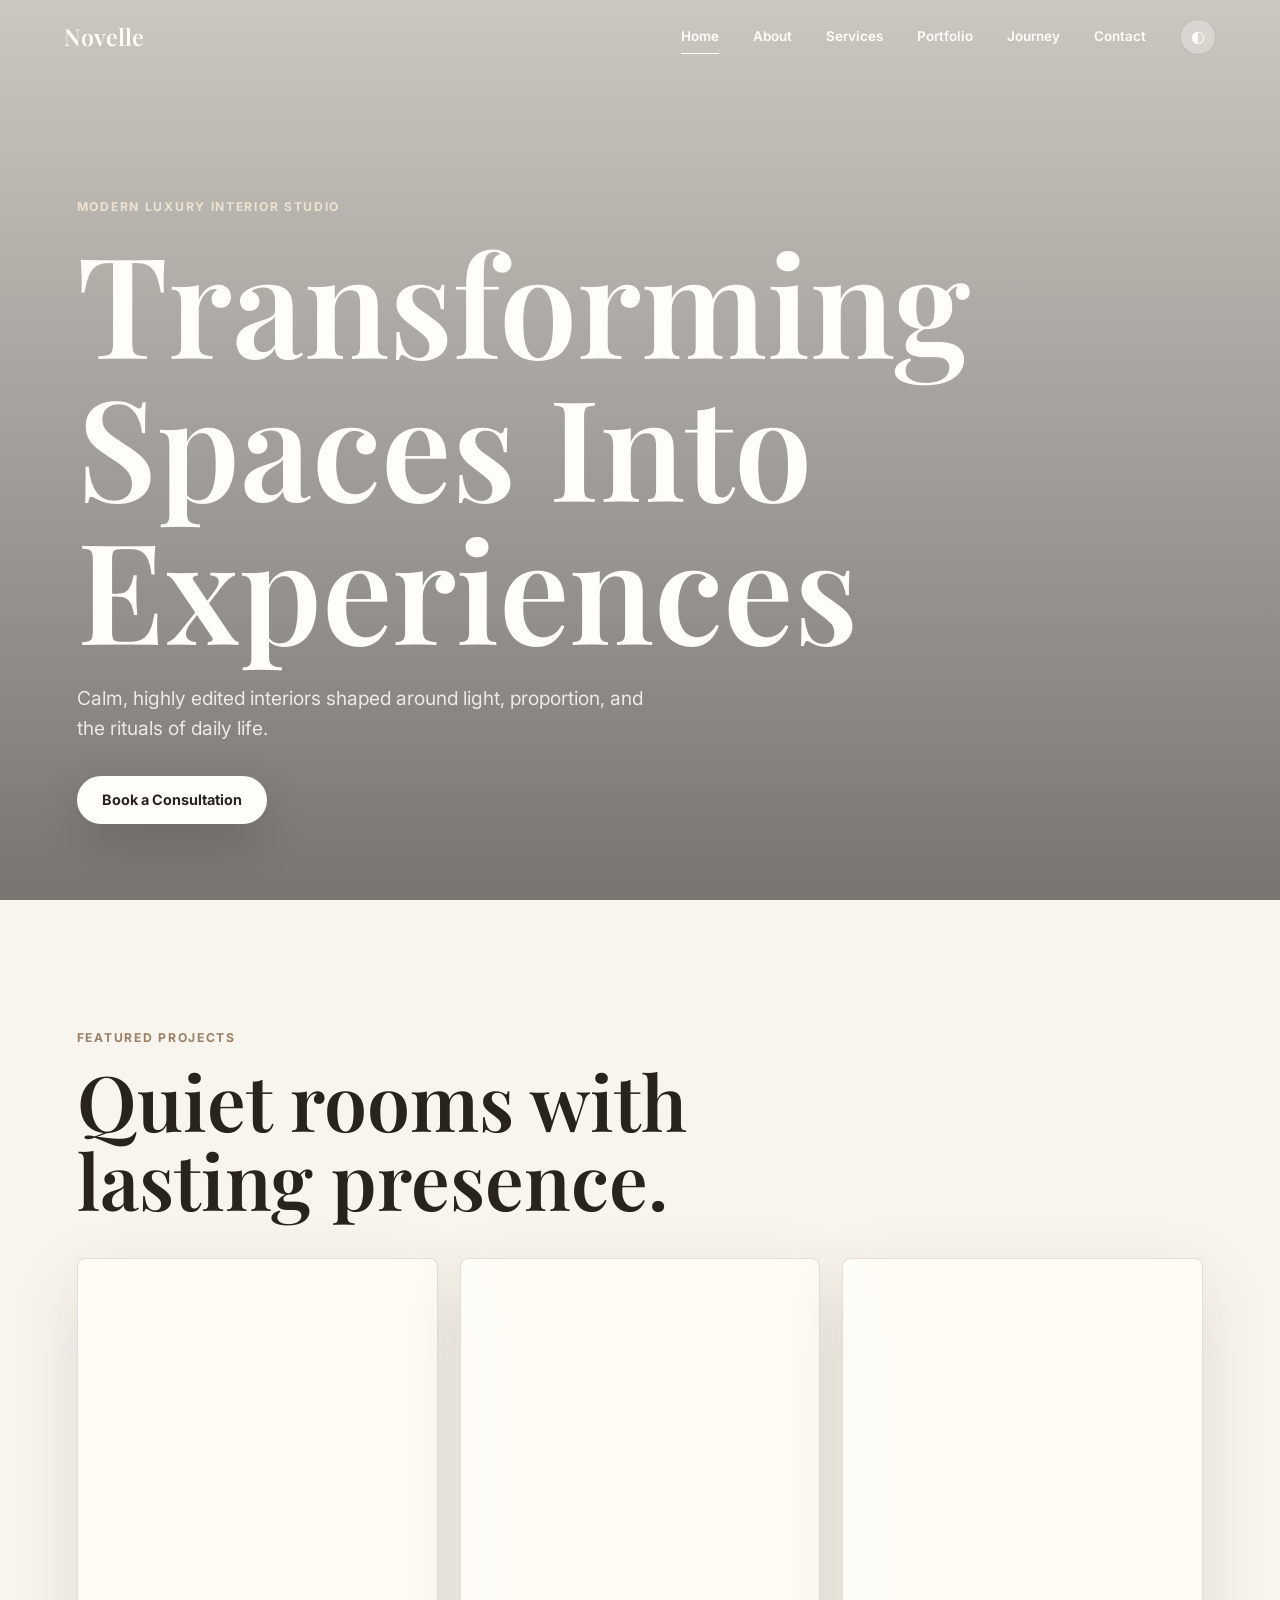
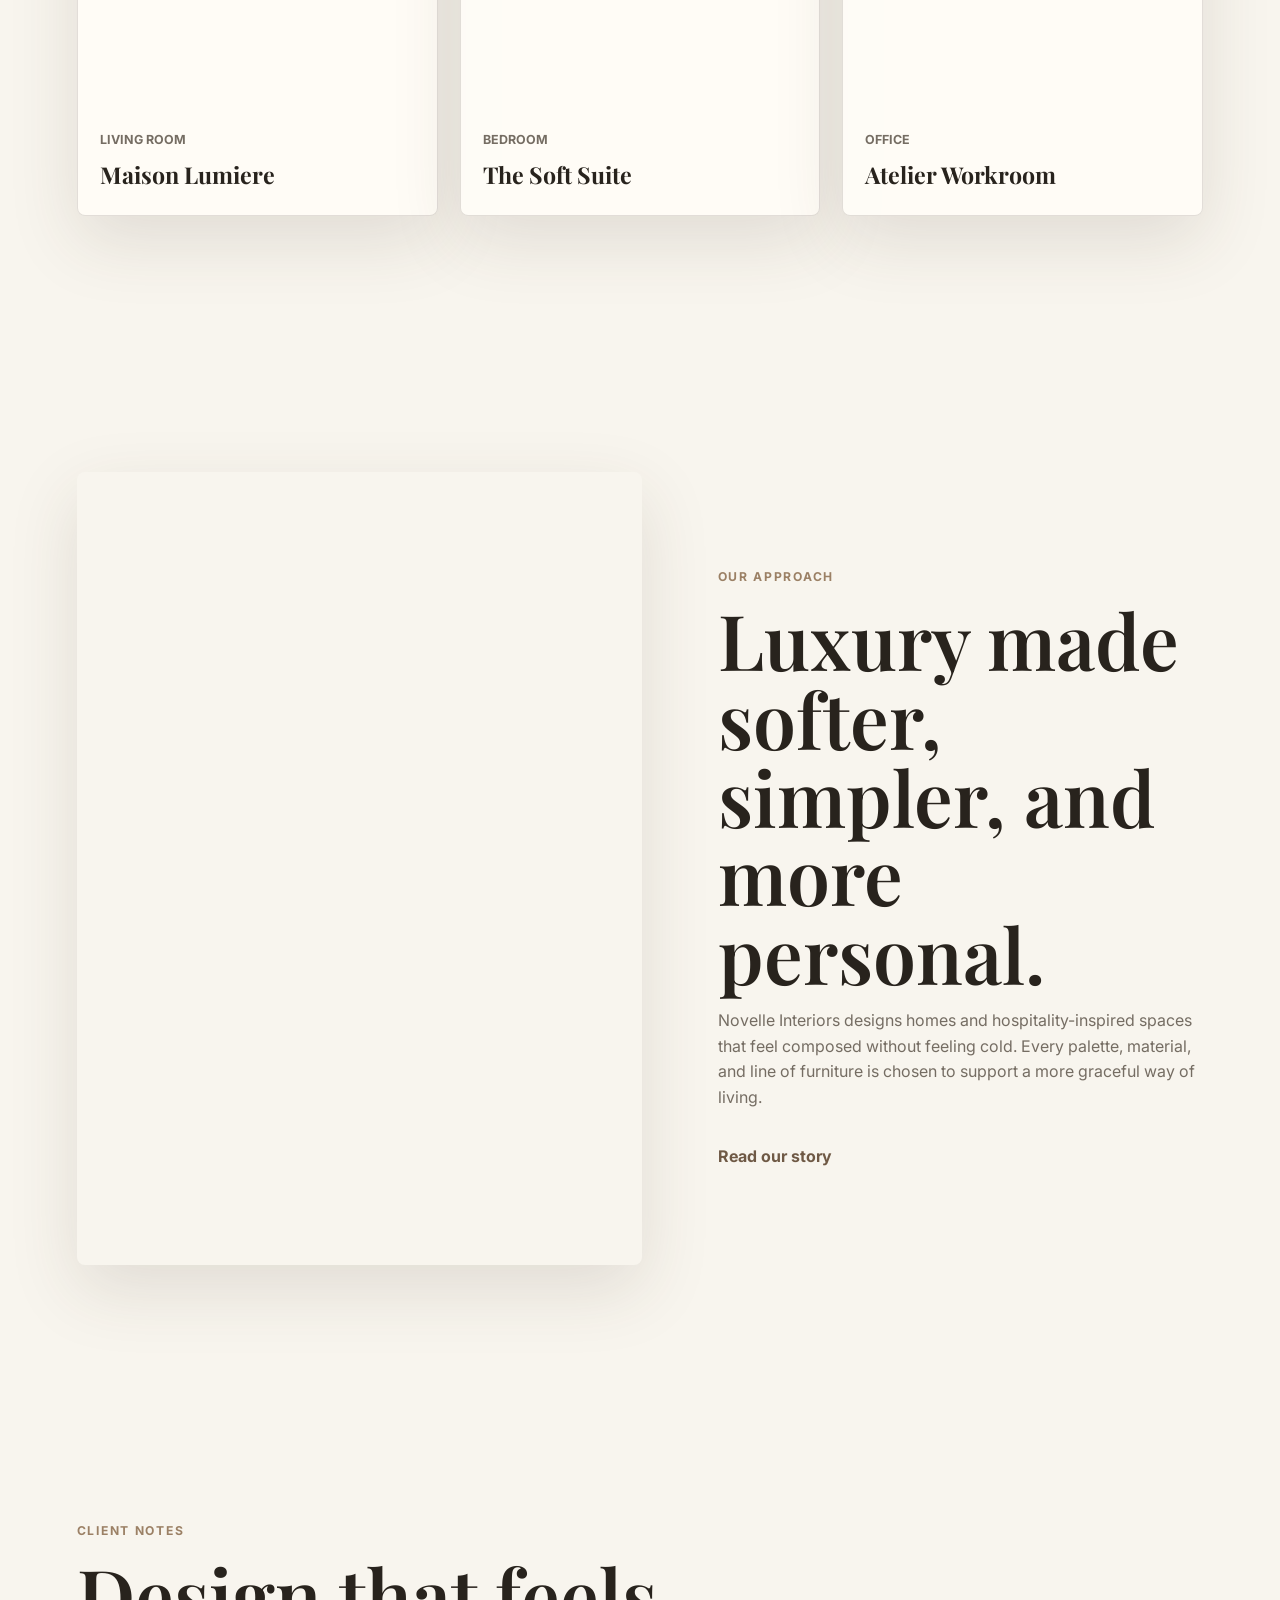
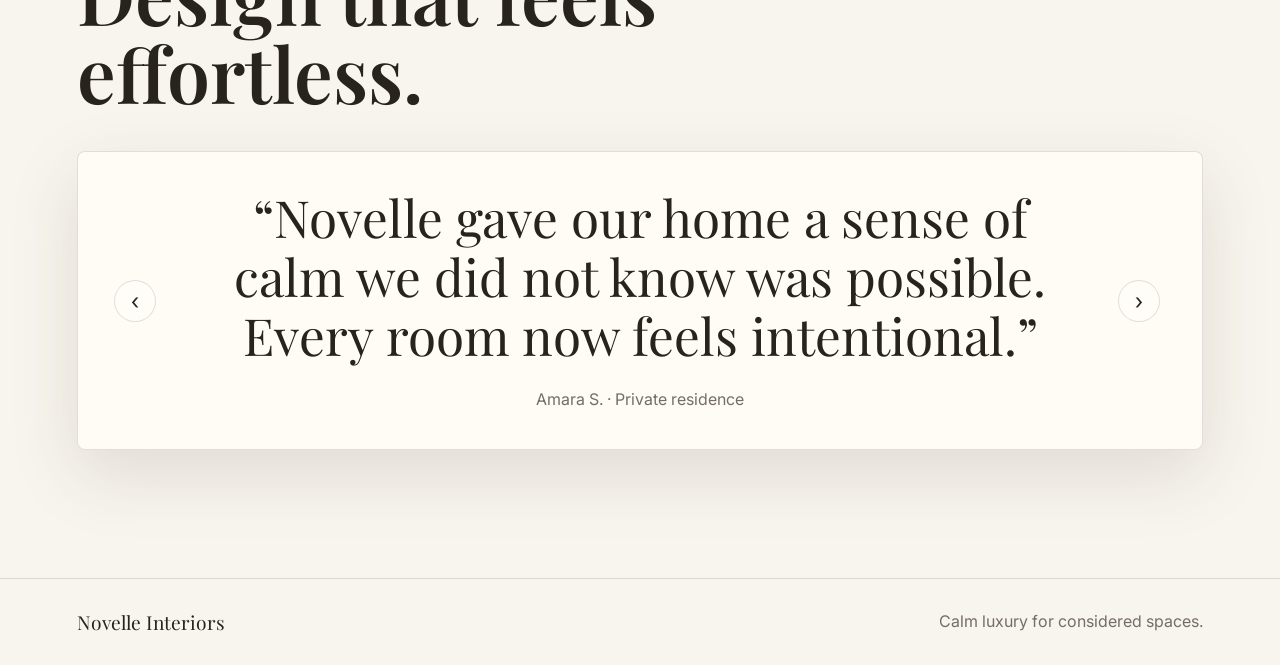
<file: index.html>
<!DOCTYPE html>
<html lang="en">
  <head>
    <meta charset="UTF-8" />
    <meta name="viewport" content="width=device-width, initial-scale=1.0" />
    <meta
      name="description"
      content="Novelle Interiors creates calm, modern luxury interiors for residential and commercial spaces."
    />
    <title>Novelle Interiors | Modern Luxury Interior Design</title>
    <link rel="preconnect" href="https://fonts.googleapis.com" />
    <link rel="preconnect" href="https://fonts.gstatic.com" crossorigin />
    <link
      href="https://fonts.googleapis.com/css2?family=Inter:wght@400;500;600;700&family=Playfair+Display:wght@500;600;700&display=swap"
      rel="stylesheet"
    />
    <link rel="stylesheet" href="css/styles.css" />
  </head>
  <body>
    <header class="site-header" data-header>
      <a class="brand" href="index.html" aria-label="Novelle Interiors home">Novelle</a>
      <button class="nav-toggle" type="button" aria-label="Open navigation" aria-expanded="false" data-nav-toggle>
        <span></span><span></span>
      </button>
      <nav class="site-nav" data-nav>
        <a href="index.html" aria-current="page">Home</a>
        <a href="about.html">About</a>
        <a href="services.html">Services</a>
        <a href="portfolio.html">Portfolio</a>
        <a href="journey.html">Journey</a>
        <a href="contact.html">Contact</a>
        <button class="theme-toggle" type="button" aria-label="Toggle neutral theme" data-theme-toggle>
          <span class="theme-icon">◐</span>
        </button>
      </nav>
    </header>

    <main>
      <section class="hero home-hero">
        <div class="hero-media" role="img" aria-label="Warm modern living room with soft neutral furniture"></div>
        <div class="hero-content reveal">
          <p class="eyebrow">Modern luxury interior studio</p>
          <h1>Transforming Spaces Into Experiences</h1>
          <p>
            Calm, highly edited interiors shaped around light, proportion, and the rituals of daily life.
          </p>
          <a class="button primary" href="contact.html#booking">Book a Consultation</a>
        </div>
      </section>

      <section class="section preview-section">
        <div class="section-heading reveal">
          <p class="eyebrow">Featured projects</p>
          <h2>Quiet rooms with lasting presence.</h2>
        </div>
        <div class="project-grid">
          <article class="project-card reveal">
            <div class="project-image project-living"></div>
            <div>
              <p>Living Room</p>
              <h3>Maison Lumiere</h3>
            </div>
          </article>
          <article class="project-card reveal">
            <div class="project-image project-bedroom"></div>
            <div>
              <p>Bedroom</p>
              <h3>The Soft Suite</h3>
            </div>
          </article>
          <article class="project-card reveal">
            <div class="project-image project-office"></div>
            <div>
              <p>Office</p>
              <h3>Atelier Workroom</h3>
            </div>
          </article>
        </div>
      </section>

      <section class="split-section about-teaser">
        <div class="split-image reveal"></div>
        <div class="split-copy reveal">
          <p class="eyebrow">Our approach</p>
          <h2>Luxury made softer, simpler, and more personal.</h2>
          <p>
            Novelle Interiors designs homes and hospitality-inspired spaces that feel composed without feeling cold.
            Every palette, material, and line of furniture is chosen to support a more graceful way of living.
          </p>
          <a class="text-link" href="about.html">Read our story</a>
        </div>
      </section>

      <section class="section testimonials">
        <div class="section-heading reveal">
          <p class="eyebrow">Client notes</p>
          <h2>Design that feels effortless.</h2>
        </div>
        <div class="testimonial-shell reveal">
          <button class="carousel-btn" type="button" aria-label="Previous testimonial" data-carousel-prev>‹</button>
          <div class="testimonial-track" data-carousel>
            <figure class="testimonial active">
              <blockquote>
                “Novelle gave our home a sense of calm we did not know was possible. Every room now feels intentional.”
              </blockquote>
              <figcaption>Amara S. · Private residence</figcaption>
            </figure>
            <figure class="testimonial">
              <blockquote>
                “The studio translated our brand into a space that feels serene, premium, and wonderfully practical.”
              </blockquote>
              <figcaption>Julien M. · Boutique showroom</figcaption>
            </figure>
            <figure class="testimonial">
              <blockquote>
                “They listened deeply, edited beautifully, and created a home that feels completely like us.”
              </blockquote>
              <figcaption>Nora K. · City apartment</figcaption>
            </figure>
          </div>
          <button class="carousel-btn" type="button" aria-label="Next testimonial" data-carousel-next>›</button>
        </div>
      </section>
    </main>

    <footer class="site-footer">
      <p>Novelle Interiors</p>
      <span>Calm luxury for considered spaces.</span>
    </footer>

    <script src="js/main.js"></script>
  </body>
</html>
</file>
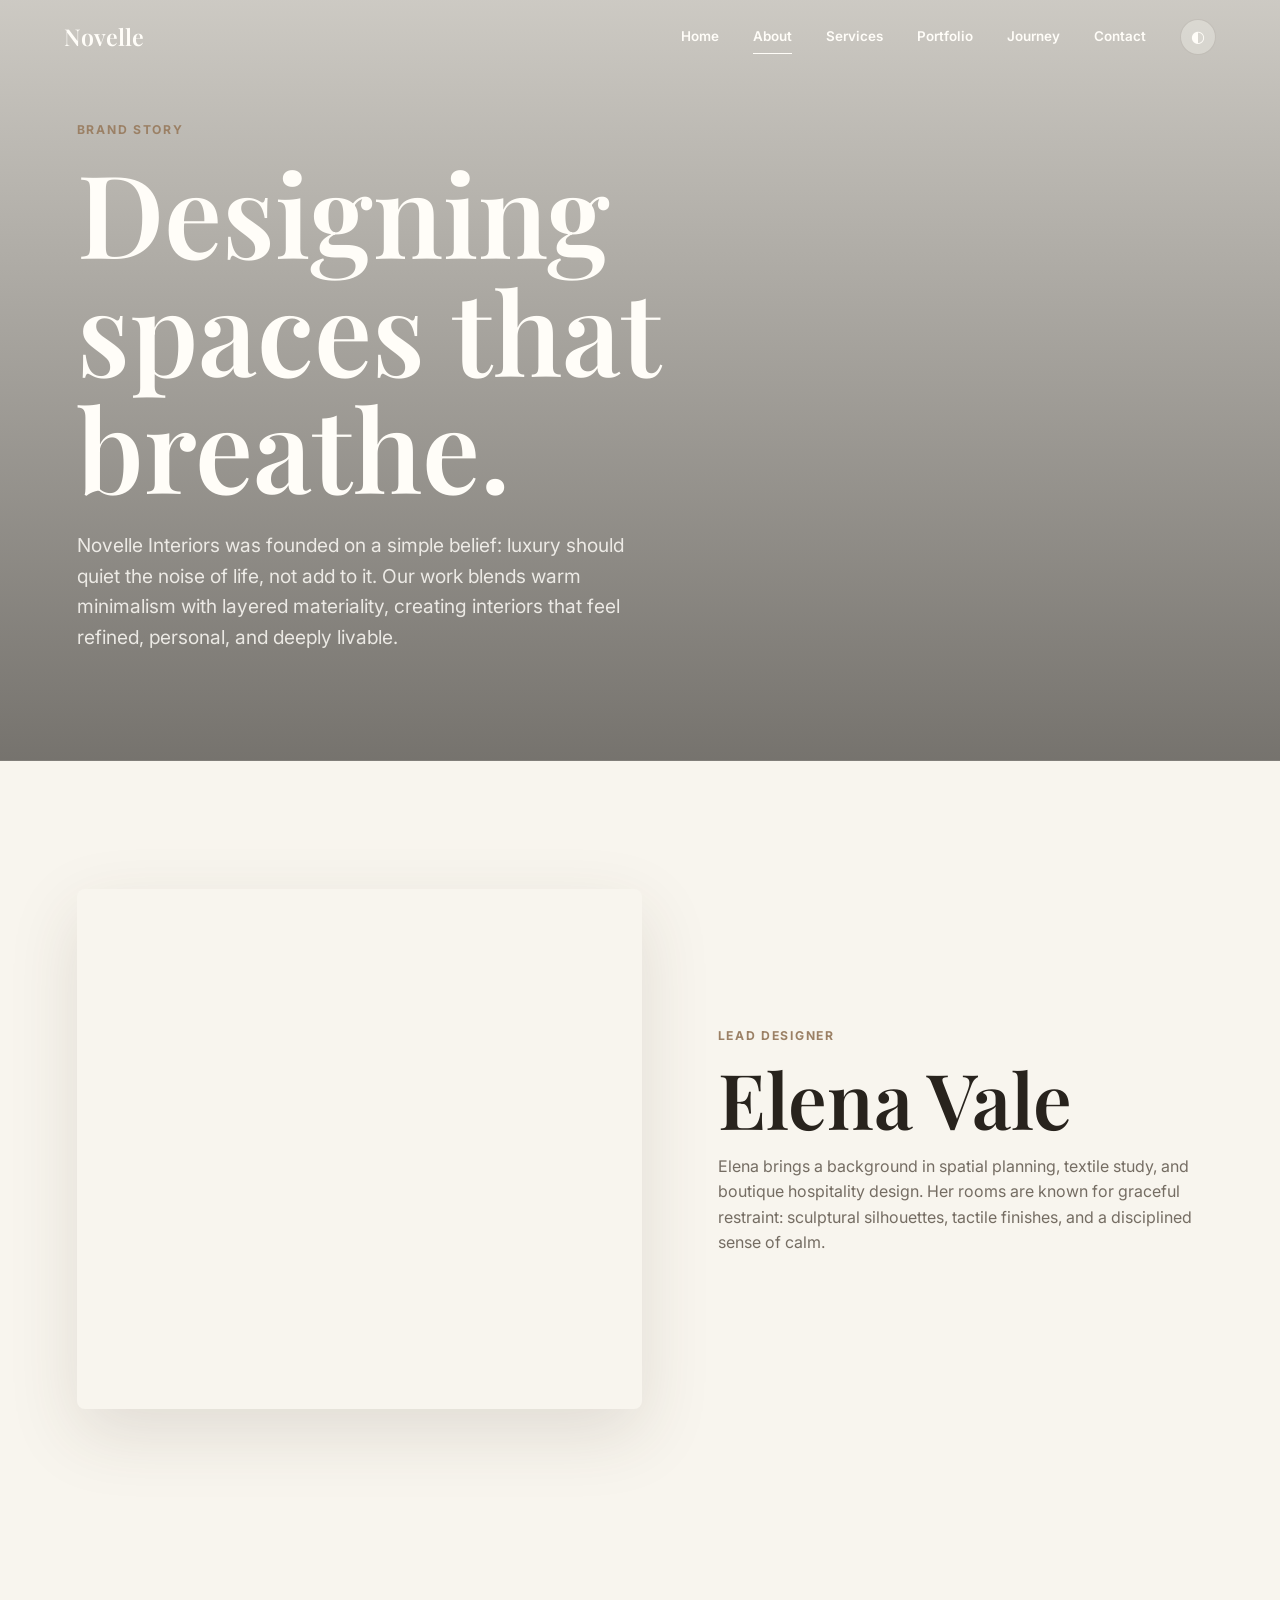
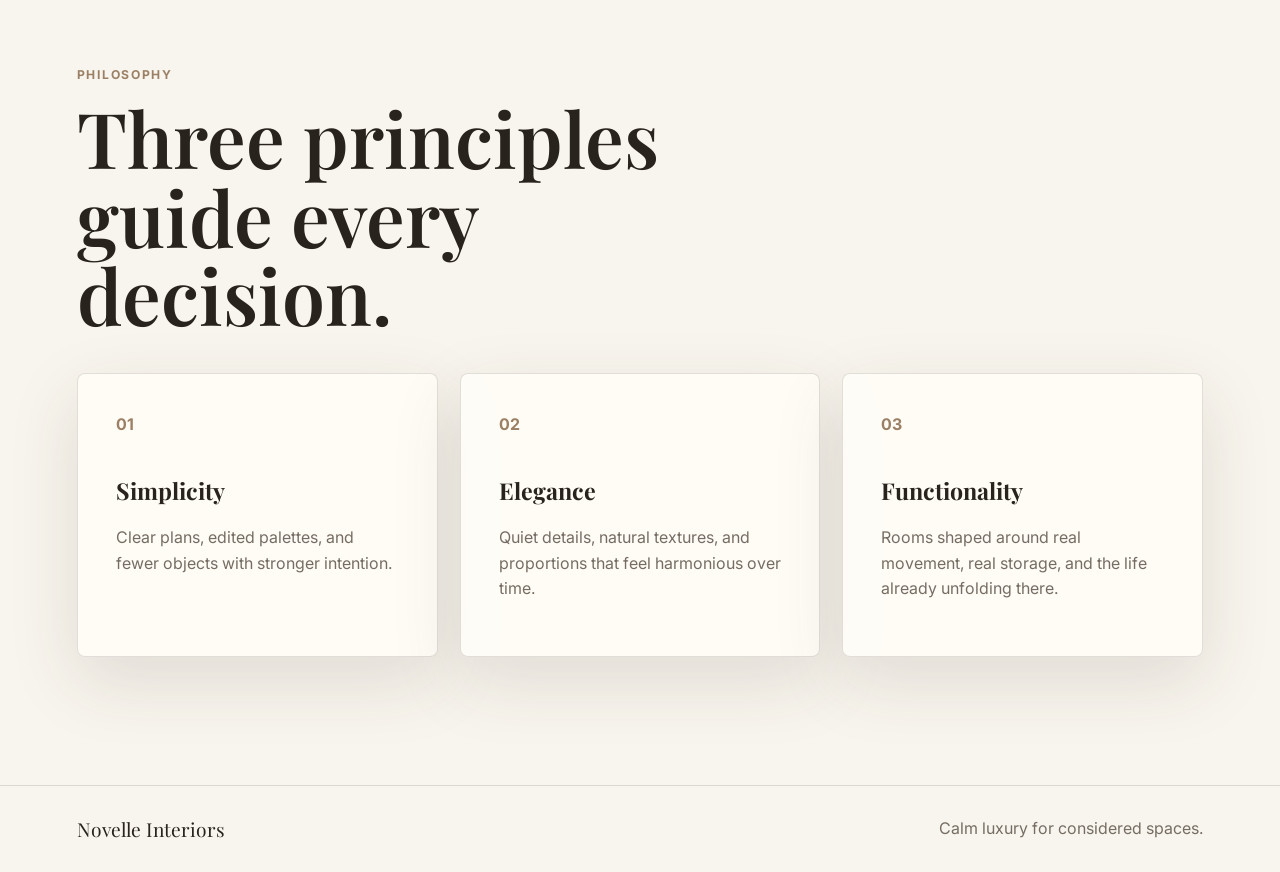
<file: about.html>
<!DOCTYPE html>
<html lang="en">
  <head>
    <meta charset="UTF-8" />
    <meta name="viewport" content="width=device-width, initial-scale=1.0" />
    <title>About | Novelle Interiors</title>
    <link rel="preconnect" href="https://fonts.googleapis.com" />
    <link rel="preconnect" href="https://fonts.gstatic.com" crossorigin />
    <link
      href="https://fonts.googleapis.com/css2?family=Inter:wght@400;500;600;700&family=Playfair+Display:wght@500;600;700&display=swap"
      rel="stylesheet"
    />
    <link rel="stylesheet" href="css/styles.css" />
  </head>
  <body>
    <header class="site-header" data-header>
      <a class="brand" href="index.html">Novelle</a>
      <button class="nav-toggle" type="button" aria-label="Open navigation" aria-expanded="false" data-nav-toggle>
        <span></span><span></span>
      </button>
      <nav class="site-nav" data-nav>
        <a href="index.html">Home</a>
        <a href="about.html" aria-current="page">About</a>
        <a href="services.html">Services</a>
        <a href="portfolio.html">Portfolio</a>
        <a href="journey.html">Journey</a>
        <a href="contact.html">Contact</a>
        <button class="theme-toggle" type="button" aria-label="Toggle neutral theme" data-theme-toggle>
          <span class="theme-icon">◐</span>
        </button>
      </nav>
    </header>

    <main>
      <section class="page-hero about-hero">
        <div class="page-copy reveal">
          <p class="eyebrow">Brand story</p>
          <h1>Designing spaces that breathe.</h1>
          <p>
            Novelle Interiors was founded on a simple belief: luxury should quiet the noise of life, not add to it.
            Our work blends warm minimalism with layered materiality, creating interiors that feel refined, personal,
            and deeply livable.
          </p>
        </div>
      </section>

      <section class="split-section designer-section">
        <div class="portrait reveal"></div>
        <div class="split-copy reveal">
          <p class="eyebrow">Lead designer</p>
          <h2>Elena Vale</h2>
          <p>
            Elena brings a background in spatial planning, textile study, and boutique hospitality design. Her rooms
            are known for graceful restraint: sculptural silhouettes, tactile finishes, and a disciplined sense of calm.
          </p>
        </div>
      </section>

      <section class="section philosophy">
        <div class="section-heading reveal">
          <p class="eyebrow">Philosophy</p>
          <h2>Three principles guide every decision.</h2>
        </div>
        <div class="principle-grid">
          <article class="principle reveal">
            <span>01</span>
            <h3>Simplicity</h3>
            <p>Clear plans, edited palettes, and fewer objects with stronger intention.</p>
          </article>
          <article class="principle reveal">
            <span>02</span>
            <h3>Elegance</h3>
            <p>Quiet details, natural textures, and proportions that feel harmonious over time.</p>
          </article>
          <article class="principle reveal">
            <span>03</span>
            <h3>Functionality</h3>
            <p>Rooms shaped around real movement, real storage, and the life already unfolding there.</p>
          </article>
        </div>
      </section>
    </main>

    <footer class="site-footer">
      <p>Novelle Interiors</p>
      <span>Calm luxury for considered spaces.</span>
    </footer>
    <script src="js/main.js"></script>
  </body>
</html>
</file>
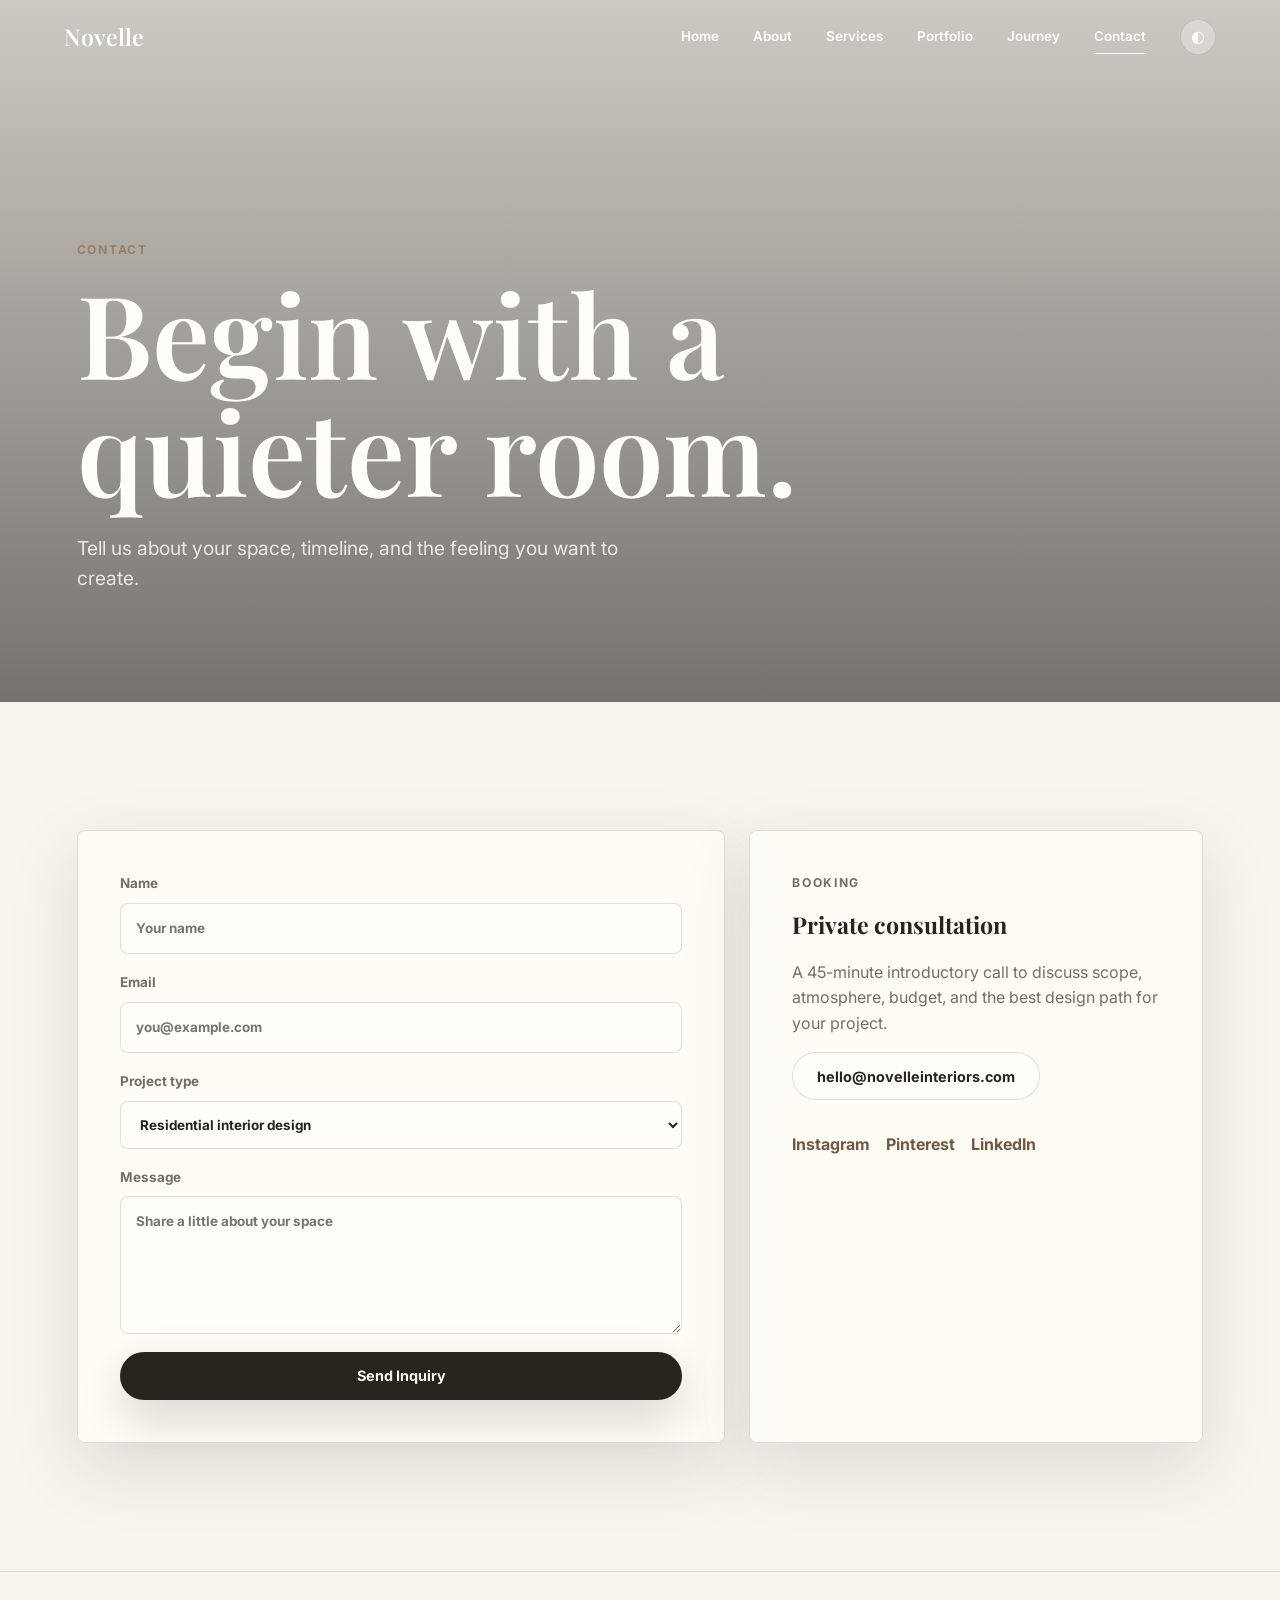
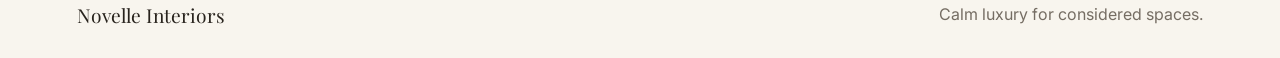
<file: contact.html>
<!DOCTYPE html>
<html lang="en">
  <head>
    <meta charset="UTF-8" />
    <meta name="viewport" content="width=device-width, initial-scale=1.0" />
    <title>Contact | Novelle Interiors</title>
    <link rel="preconnect" href="https://fonts.googleapis.com" />
    <link rel="preconnect" href="https://fonts.gstatic.com" crossorigin />
    <link
      href="https://fonts.googleapis.com/css2?family=Inter:wght@400;500;600;700&family=Playfair+Display:wght@500;600;700&display=swap"
      rel="stylesheet"
    />
    <link rel="stylesheet" href="css/styles.css" />
  </head>
  <body>
    <header class="site-header" data-header>
      <a class="brand" href="index.html">Novelle</a>
      <button class="nav-toggle" type="button" aria-label="Open navigation" aria-expanded="false" data-nav-toggle>
        <span></span><span></span>
      </button>
      <nav class="site-nav" data-nav>
        <a href="index.html">Home</a>
        <a href="about.html">About</a>
        <a href="services.html">Services</a>
        <a href="portfolio.html">Portfolio</a>
        <a href="journey.html">Journey</a>
        <a href="contact.html" aria-current="page">Contact</a>
        <button class="theme-toggle" type="button" aria-label="Toggle neutral theme" data-theme-toggle>
          <span class="theme-icon">◐</span>
        </button>
      </nav>
    </header>

    <main>
      <section class="page-hero contact-hero">
        <div class="page-copy reveal">
          <p class="eyebrow">Contact</p>
          <h1>Begin with a quieter room.</h1>
          <p>Tell us about your space, timeline, and the feeling you want to create.</p>
        </div>
      </section>

      <section class="contact-layout">
        <form class="contact-form reveal" aria-label="Contact form">
          <label>
            Name
            <input type="text" name="name" placeholder="Your name" required />
          </label>
          <label>
            Email
            <input type="email" name="email" placeholder="you@example.com" required />
          </label>
          <label>
            Project type
            <select name="project">
              <option>Residential interior design</option>
              <option>Commercial space</option>
              <option>Styling consultation</option>
            </select>
          </label>
          <label>
            Message
            <textarea name="message" rows="5" placeholder="Share a little about your space"></textarea>
          </label>
          <button class="button primary" type="submit">Send Inquiry</button>
        </form>

        <aside class="booking-panel reveal" id="booking">
          <p class="eyebrow">Booking</p>
          <h2>Private consultation</h2>
          <p>
            A 45-minute introductory call to discuss scope, atmosphere, budget, and the best design path for your
            project.
          </p>
          <a class="button secondary" href="mailto:hello@novelleinteriors.com">hello@novelleinteriors.com</a>
          <div class="social-links">
            <a href="#" aria-label="Instagram">Instagram</a>
            <a href="#" aria-label="Pinterest">Pinterest</a>
            <a href="#" aria-label="LinkedIn">LinkedIn</a>
          </div>
        </aside>
      </section>
    </main>

    <footer class="site-footer">
      <p>Novelle Interiors</p>
      <span>Calm luxury for considered spaces.</span>
    </footer>
    <script src="js/main.js"></script>
  </body>
</html>
</file>
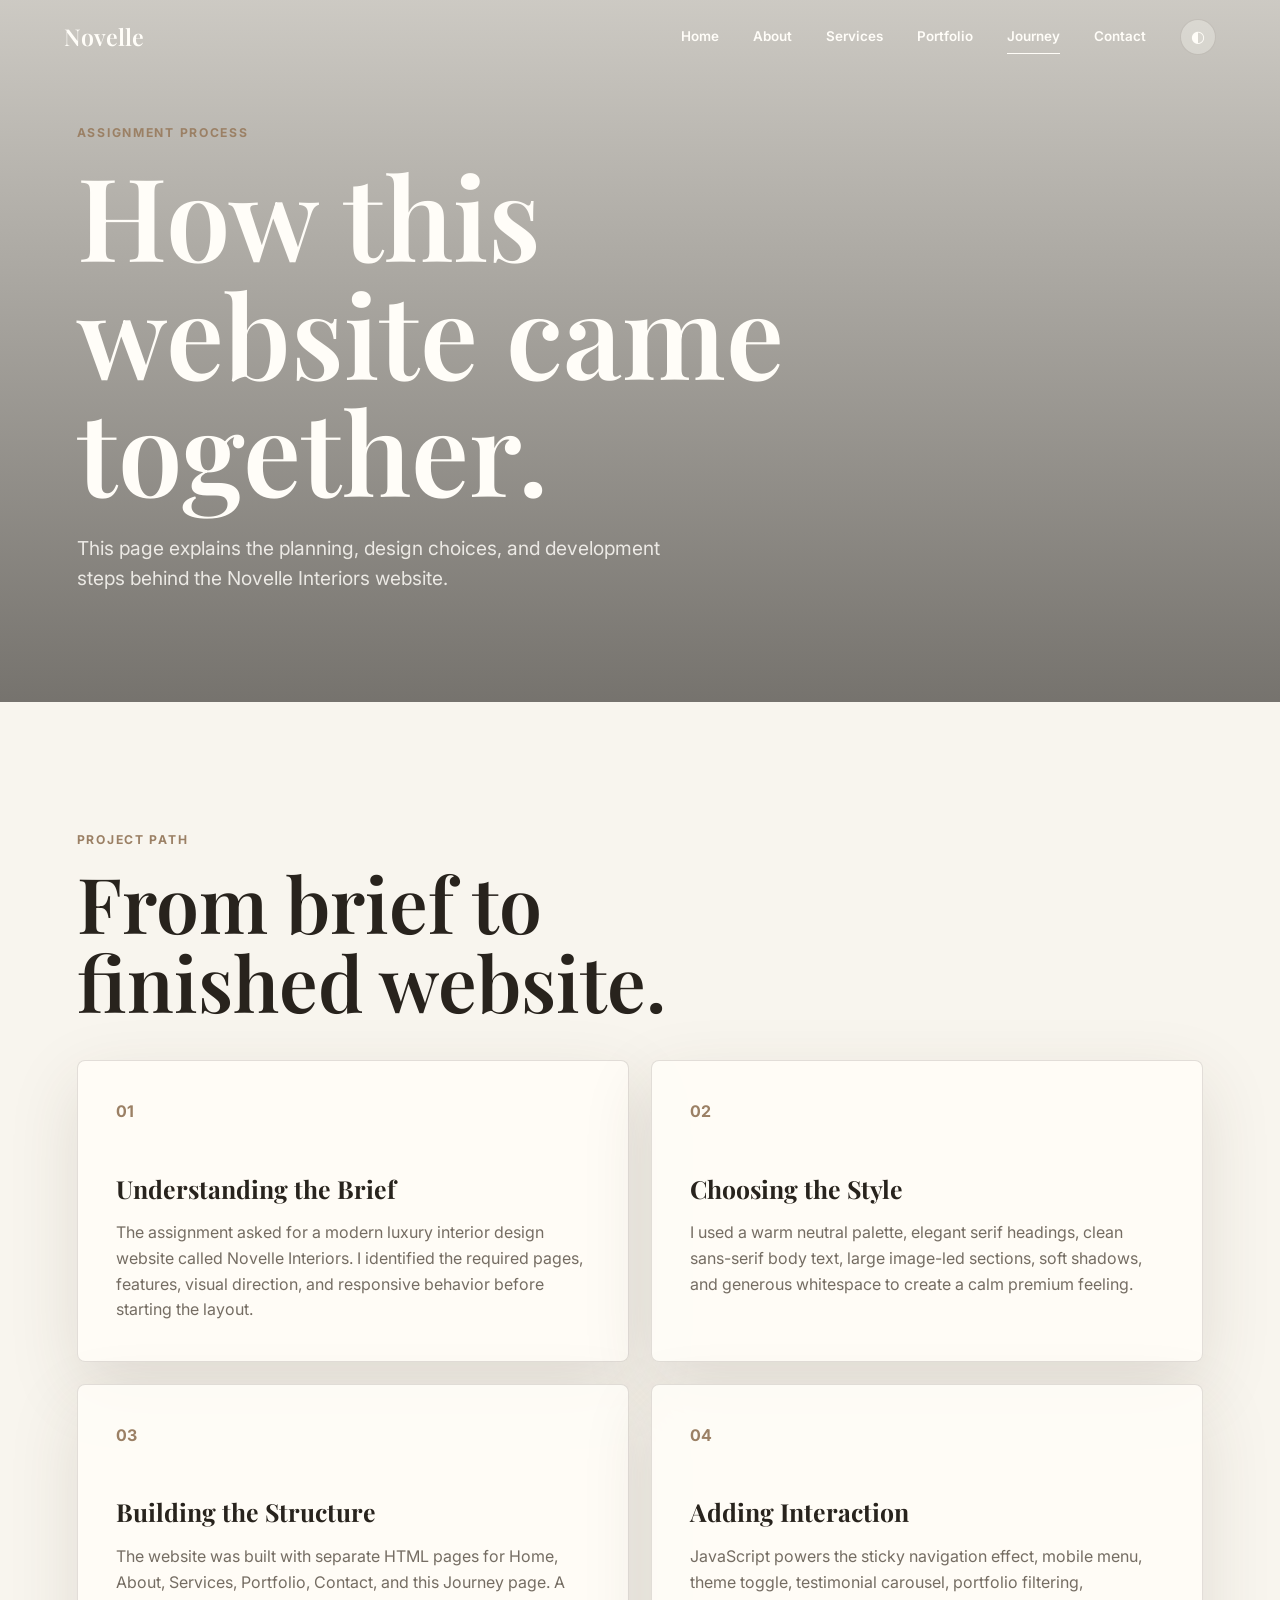
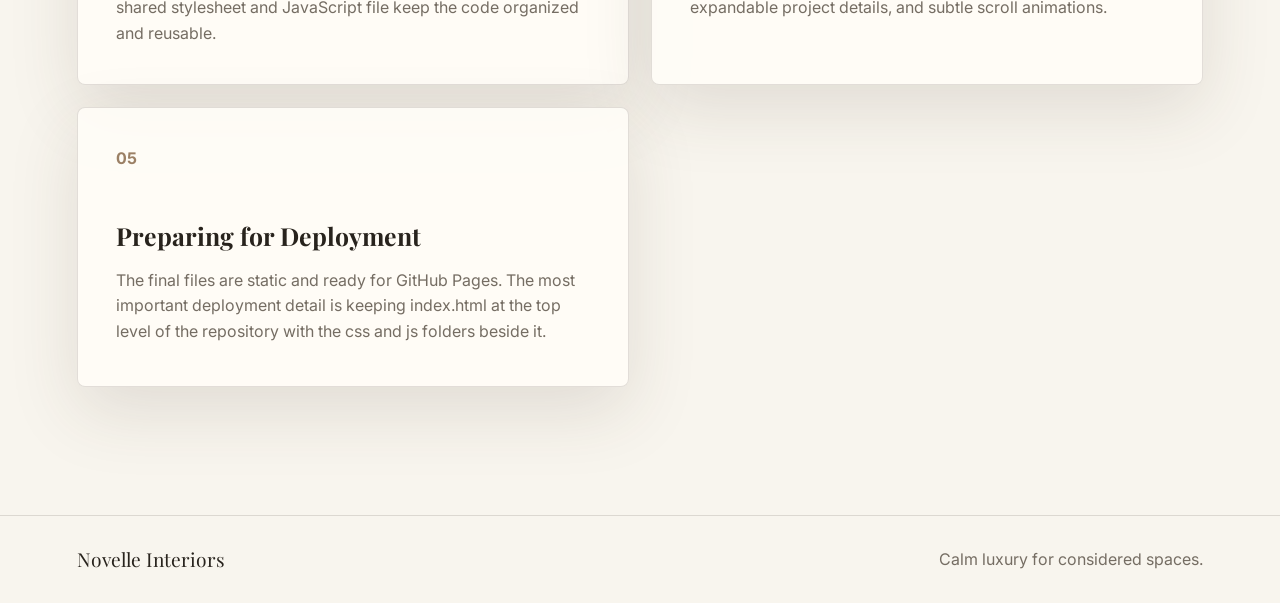
<file: journey.html>
<!DOCTYPE html>
<html lang="en">
  <head>
    <meta charset="UTF-8" />
    <meta name="viewport" content="width=device-width, initial-scale=1.0" />
    <title>Journey | Novelle Interiors</title>
    <link rel="preconnect" href="https://fonts.googleapis.com" />
    <link rel="preconnect" href="https://fonts.gstatic.com" crossorigin />
    <link
      href="https://fonts.googleapis.com/css2?family=Inter:wght@400;500;600;700&family=Playfair+Display:wght@500;600;700&display=swap"
      rel="stylesheet"
    />
    <link rel="stylesheet" href="css/styles.css" />
  </head>
  <body>
    <header class="site-header" data-header>
      <a class="brand" href="index.html">Novelle</a>
      <button class="nav-toggle" type="button" aria-label="Open navigation" aria-expanded="false" data-nav-toggle>
        <span></span><span></span>
      </button>
      <nav class="site-nav" data-nav>
        <a href="index.html">Home</a>
        <a href="about.html">About</a>
        <a href="services.html">Services</a>
        <a href="portfolio.html">Portfolio</a>
        <a href="journey.html" aria-current="page">Journey</a>
        <a href="contact.html">Contact</a>
        <button class="theme-toggle" type="button" aria-label="Toggle neutral theme" data-theme-toggle>
          <span class="theme-icon">◐</span>
        </button>
      </nav>
    </header>

    <main>
      <section class="page-hero journey-hero">
        <div class="page-copy reveal">
          <p class="eyebrow">Assignment process</p>
          <h1>How this website came together.</h1>
          <p>
            This page explains the planning, design choices, and development steps behind the Novelle Interiors website.
          </p>
        </div>
      </section>

      <section class="section journey-section">
        <div class="section-heading reveal">
          <p class="eyebrow">Project path</p>
          <h2>From brief to finished website.</h2>
        </div>

        <div class="journey-grid">
          <article class="journey-card reveal">
            <span>01</span>
            <h3>Understanding the Brief</h3>
            <p>
              The assignment asked for a modern luxury interior design website called Novelle Interiors. I identified
              the required pages, features, visual direction, and responsive behavior before starting the layout.
            </p>
          </article>
          <article class="journey-card reveal">
            <span>02</span>
            <h3>Choosing the Style</h3>
            <p>
              I used a warm neutral palette, elegant serif headings, clean sans-serif body text, large image-led
              sections, soft shadows, and generous whitespace to create a calm premium feeling.
            </p>
          </article>
          <article class="journey-card reveal">
            <span>03</span>
            <h3>Building the Structure</h3>
            <p>
              The website was built with separate HTML pages for Home, About, Services, Portfolio, Contact, and this
              Journey page. A shared stylesheet and JavaScript file keep the code organized and reusable.
            </p>
          </article>
          <article class="journey-card reveal">
            <span>04</span>
            <h3>Adding Interaction</h3>
            <p>
              JavaScript powers the sticky navigation effect, mobile menu, theme toggle, testimonial carousel, portfolio
              filtering, expandable project details, and subtle scroll animations.
            </p>
          </article>
          <article class="journey-card reveal">
            <span>05</span>
            <h3>Preparing for Deployment</h3>
            <p>
              The final files are static and ready for GitHub Pages. The most important deployment detail is keeping
              index.html at the top level of the repository with the css and js folders beside it.
            </p>
          </article>
        </div>
      </section>
    </main>

    <footer class="site-footer">
      <p>Novelle Interiors</p>
      <span>Calm luxury for considered spaces.</span>
    </footer>
    <script src="js/main.js"></script>
  </body>
</html>
</file>
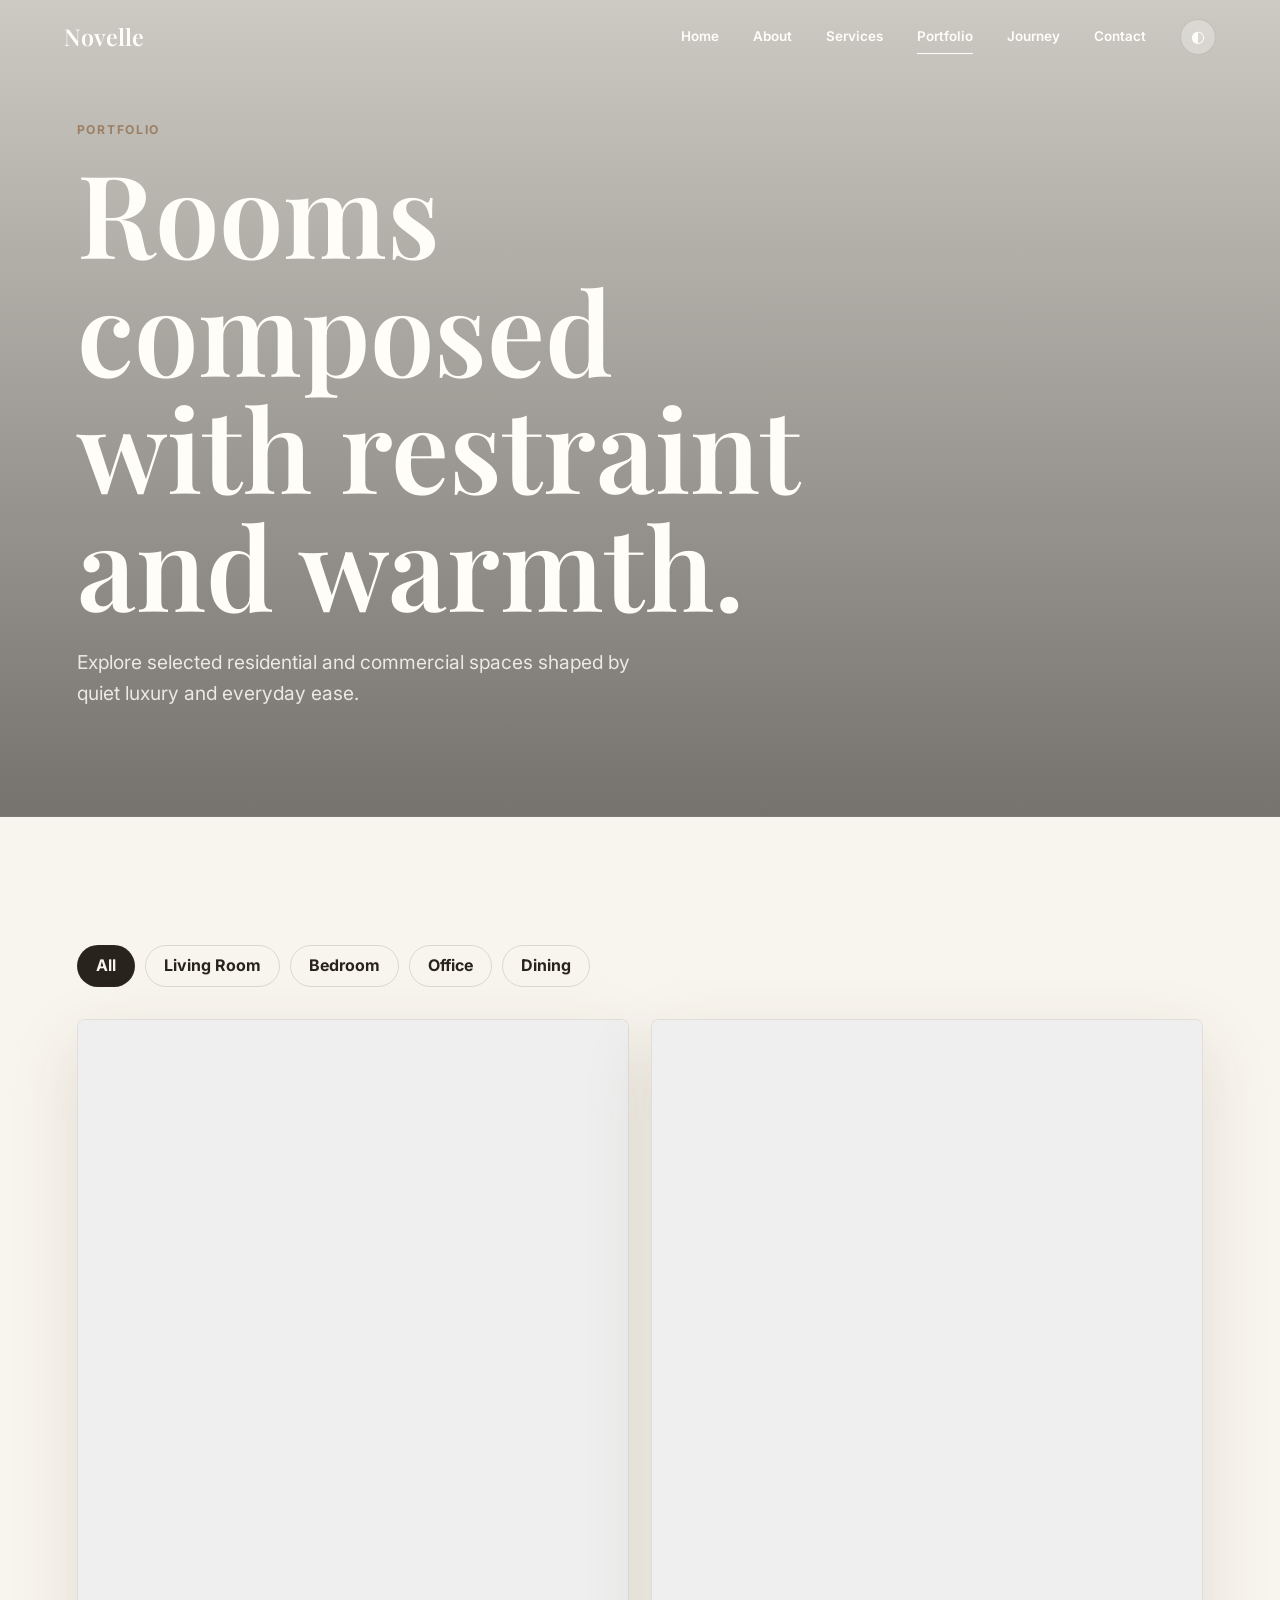
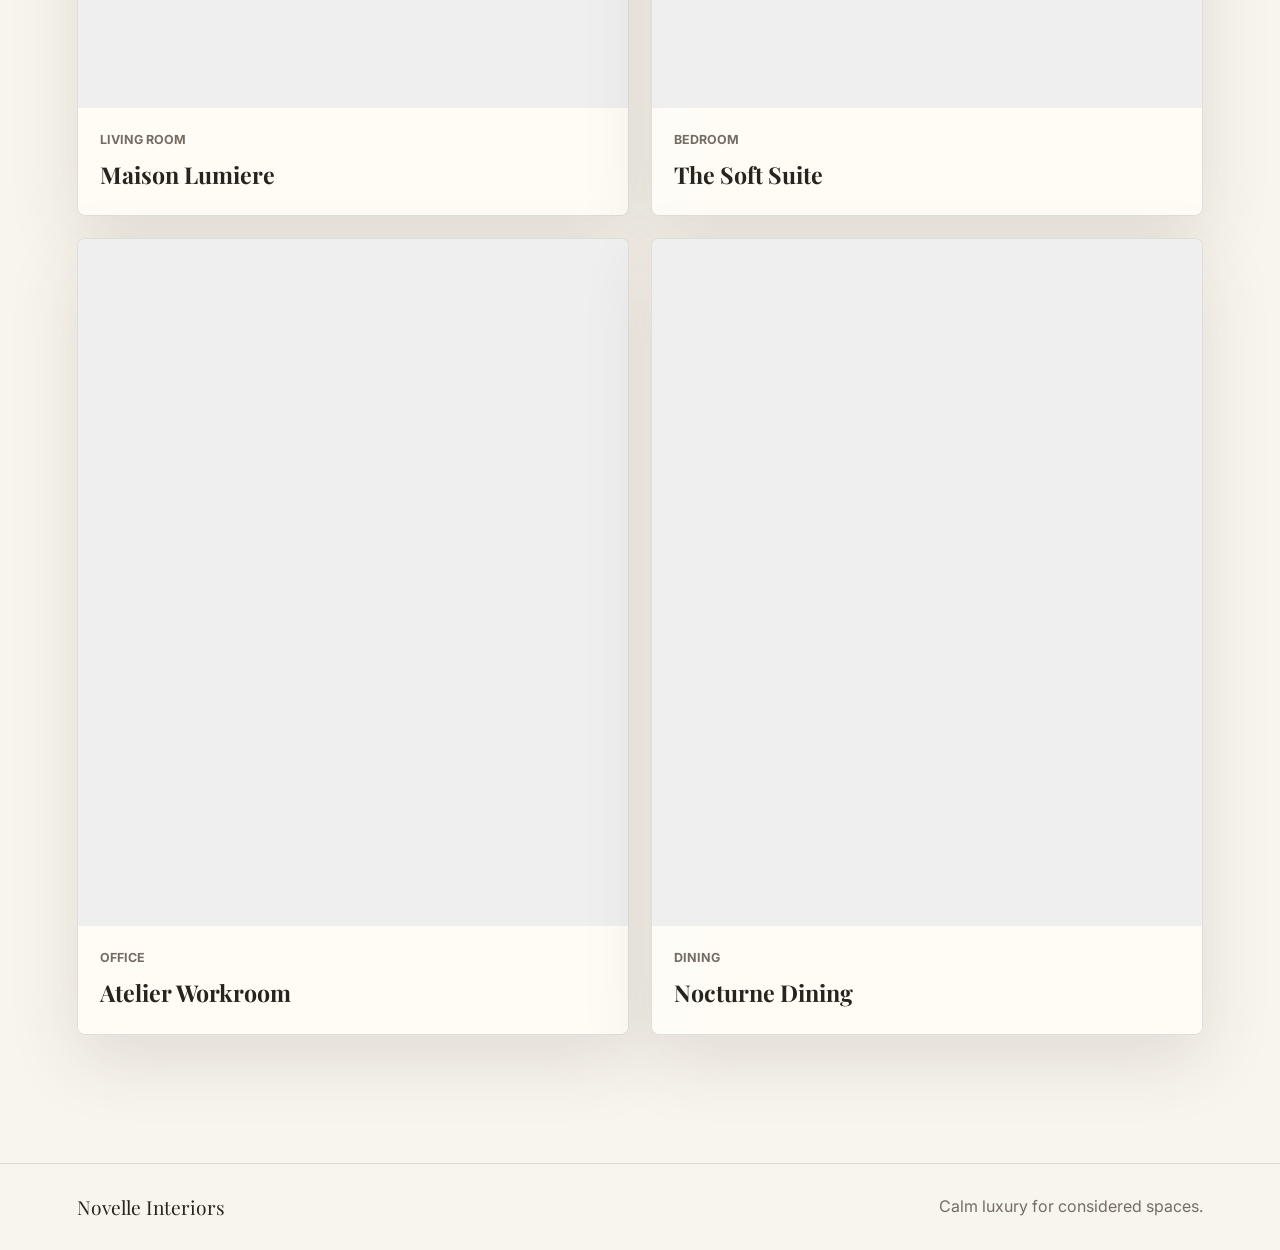
<file: portfolio.html>
<!DOCTYPE html>
<html lang="en">
  <head>
    <meta charset="UTF-8" />
    <meta name="viewport" content="width=device-width, initial-scale=1.0" />
    <title>Portfolio | Novelle Interiors</title>
    <link rel="preconnect" href="https://fonts.googleapis.com" />
    <link rel="preconnect" href="https://fonts.gstatic.com" crossorigin />
    <link
      href="https://fonts.googleapis.com/css2?family=Inter:wght@400;500;600;700&family=Playfair+Display:wght@500;600;700&display=swap"
      rel="stylesheet"
    />
    <link rel="stylesheet" href="css/styles.css" />
  </head>
  <body>
    <header class="site-header" data-header>
      <a class="brand" href="index.html">Novelle</a>
      <button class="nav-toggle" type="button" aria-label="Open navigation" aria-expanded="false" data-nav-toggle>
        <span></span><span></span>
      </button>
      <nav class="site-nav" data-nav>
        <a href="index.html">Home</a>
        <a href="about.html">About</a>
        <a href="services.html">Services</a>
        <a href="portfolio.html" aria-current="page">Portfolio</a>
        <a href="journey.html">Journey</a>
        <a href="contact.html">Contact</a>
        <button class="theme-toggle" type="button" aria-label="Toggle neutral theme" data-theme-toggle>
          <span class="theme-icon">◐</span>
        </button>
      </nav>
    </header>

    <main>
      <section class="page-hero portfolio-hero">
        <div class="page-copy reveal">
          <p class="eyebrow">Portfolio</p>
          <h1>Rooms composed with restraint and warmth.</h1>
          <p>Explore selected residential and commercial spaces shaped by quiet luxury and everyday ease.</p>
        </div>
      </section>

      <section class="section portfolio-section">
        <div class="filter-bar reveal" aria-label="Portfolio categories">
          <button type="button" class="filter active" data-filter="all">All</button>
          <button type="button" class="filter" data-filter="living">Living Room</button>
          <button type="button" class="filter" data-filter="bedroom">Bedroom</button>
          <button type="button" class="filter" data-filter="office">Office</button>
          <button type="button" class="filter" data-filter="dining">Dining</button>
        </div>

        <div class="portfolio-grid">
          <article class="portfolio-item reveal" data-category="living">
            <button class="portfolio-thumb project-living" type="button" data-project="Maison Lumiere"></button>
            <div class="portfolio-meta">
              <p>Living Room</p>
              <h2>Maison Lumiere</h2>
              <div class="project-details">
                Low lounge seating, linen sheers, and pale oak built-ins create a luminous gathering room.
              </div>
            </div>
          </article>
          <article class="portfolio-item reveal" data-category="bedroom">
            <button class="portfolio-thumb project-bedroom" type="button" data-project="The Soft Suite"></button>
            <div class="portfolio-meta">
              <p>Bedroom</p>
              <h2>The Soft Suite</h2>
              <div class="project-details">
                Layered wool, matte plaster, and soft white millwork create a restorative private retreat.
              </div>
            </div>
          </article>
          <article class="portfolio-item reveal" data-category="office">
            <button class="portfolio-thumb project-office" type="button" data-project="Atelier Workroom"></button>
            <div class="portfolio-meta">
              <p>Office</p>
              <h2>Atelier Workroom</h2>
              <div class="project-details">
                A quiet workspace with sculptural storage, warm task lighting, and gallery-like openness.
              </div>
            </div>
          </article>
          <article class="portfolio-item reveal" data-category="dining">
            <button class="portfolio-thumb project-dining" type="button" data-project="Nocturne Dining"></button>
            <div class="portfolio-meta">
              <p>Dining</p>
              <h2>Nocturne Dining</h2>
              <div class="project-details">
                A softened dining room with stone, curved seating, and a calm palette for slow evenings.
              </div>
            </div>
          </article>
        </div>
      </section>
    </main>

    <footer class="site-footer">
      <p>Novelle Interiors</p>
      <span>Calm luxury for considered spaces.</span>
    </footer>
    <script src="js/main.js"></script>
  </body>
</html>
</file>
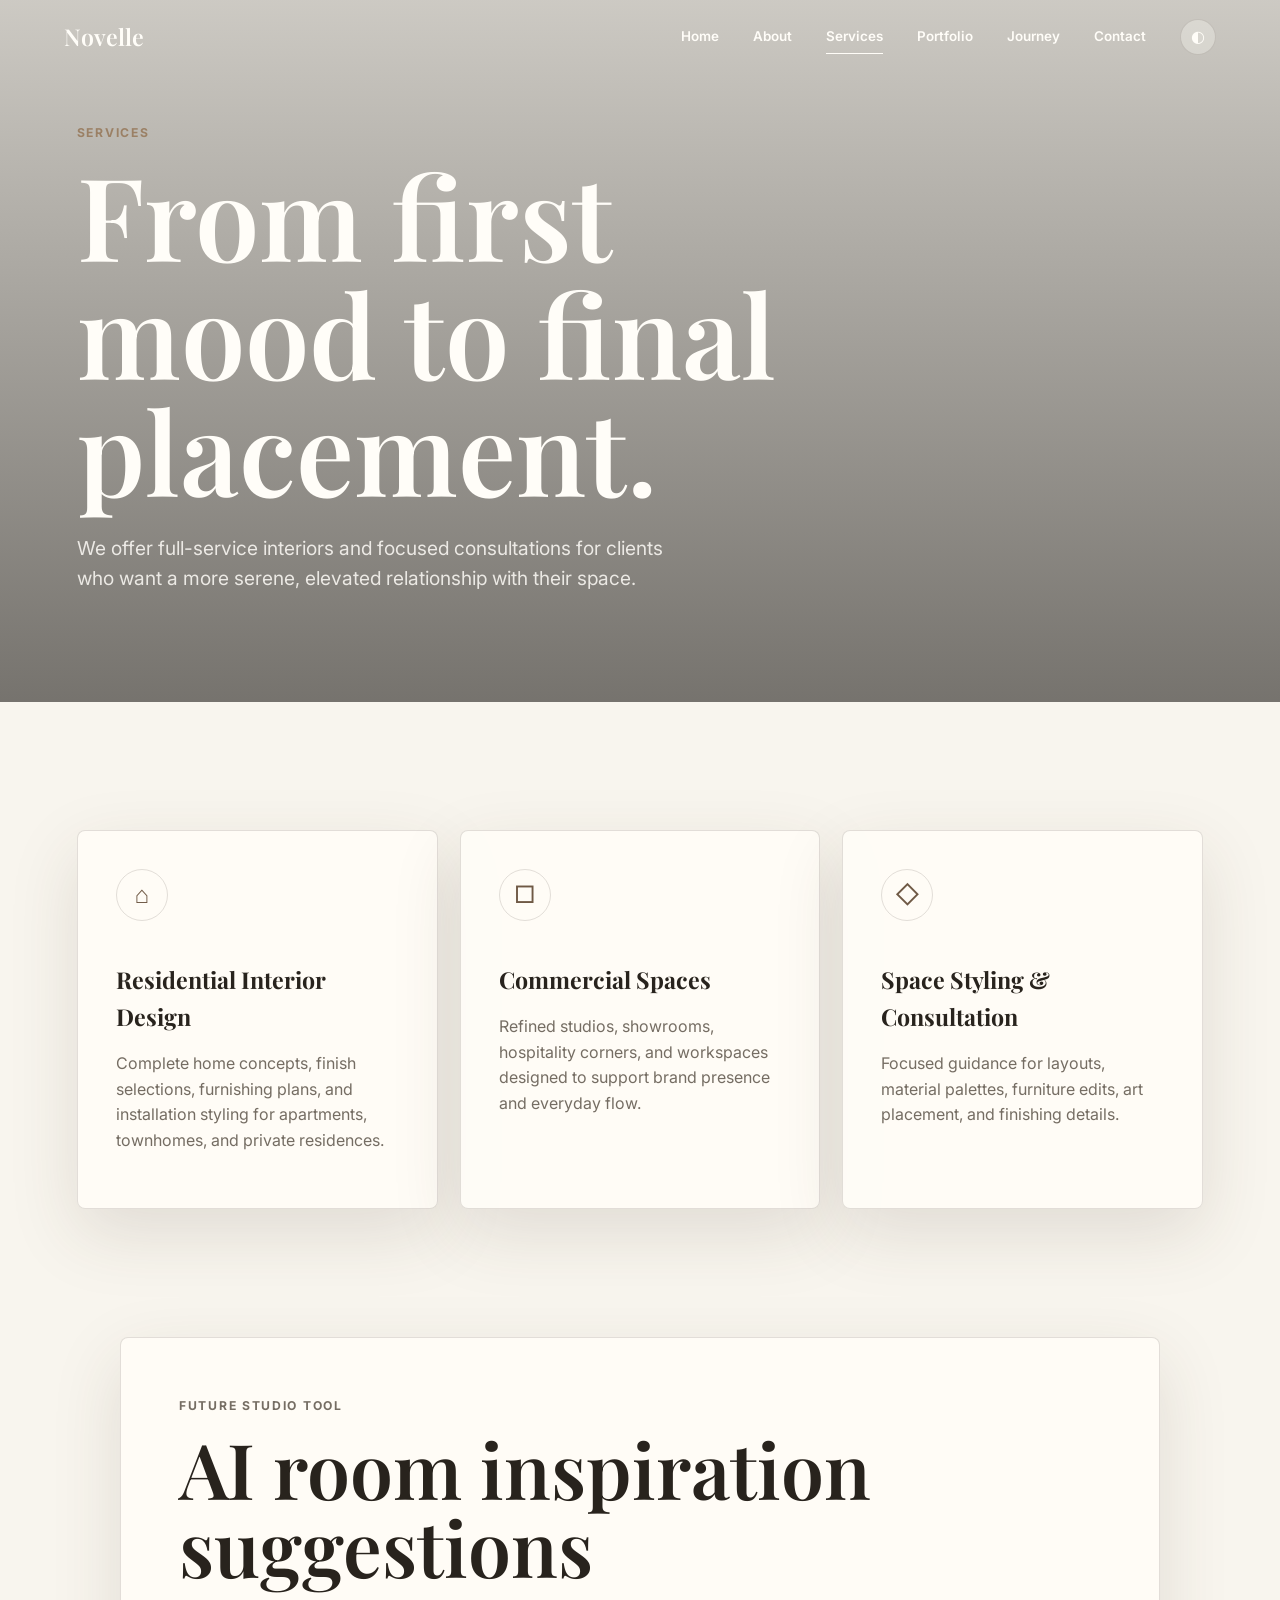
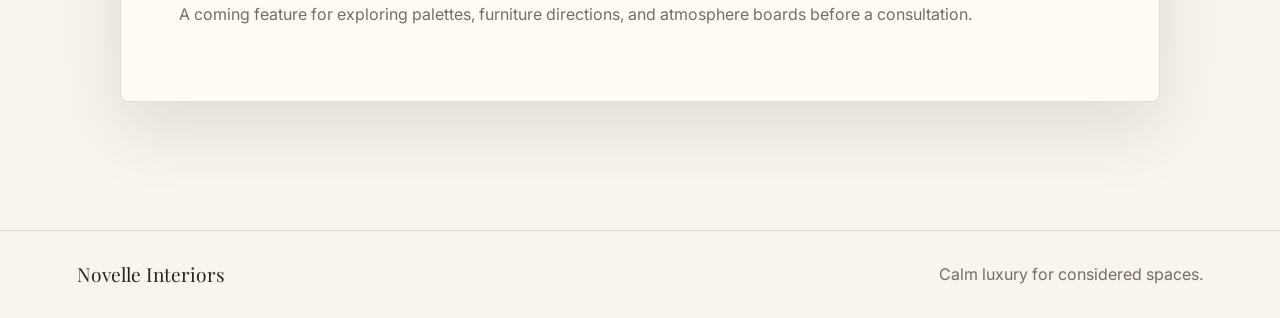
<file: services.html>
<!DOCTYPE html>
<html lang="en">
  <head>
    <meta charset="UTF-8" />
    <meta name="viewport" content="width=device-width, initial-scale=1.0" />
    <title>Services | Novelle Interiors</title>
    <link rel="preconnect" href="https://fonts.googleapis.com" />
    <link rel="preconnect" href="https://fonts.gstatic.com" crossorigin />
    <link
      href="https://fonts.googleapis.com/css2?family=Inter:wght@400;500;600;700&family=Playfair+Display:wght@500;600;700&display=swap"
      rel="stylesheet"
    />
    <link rel="stylesheet" href="css/styles.css" />
  </head>
  <body>
    <header class="site-header" data-header>
      <a class="brand" href="index.html">Novelle</a>
      <button class="nav-toggle" type="button" aria-label="Open navigation" aria-expanded="false" data-nav-toggle>
        <span></span><span></span>
      </button>
      <nav class="site-nav" data-nav>
        <a href="index.html">Home</a>
        <a href="about.html">About</a>
        <a href="services.html" aria-current="page">Services</a>
        <a href="portfolio.html">Portfolio</a>
        <a href="journey.html">Journey</a>
        <a href="contact.html">Contact</a>
        <button class="theme-toggle" type="button" aria-label="Toggle neutral theme" data-theme-toggle>
          <span class="theme-icon">◐</span>
        </button>
      </nav>
    </header>

    <main>
      <section class="page-hero services-hero">
        <div class="page-copy reveal">
          <p class="eyebrow">Services</p>
          <h1>From first mood to final placement.</h1>
          <p>
            We offer full-service interiors and focused consultations for clients who want a more serene, elevated
            relationship with their space.
          </p>
        </div>
      </section>

      <section class="section">
        <div class="service-grid">
          <article class="service-card reveal">
            <span class="service-icon">⌂</span>
            <h2>Residential Interior Design</h2>
            <p>
              Complete home concepts, finish selections, furnishing plans, and installation styling for apartments,
              townhomes, and private residences.
            </p>
          </article>
          <article class="service-card reveal">
            <span class="service-icon">□</span>
            <h2>Commercial Spaces</h2>
            <p>
              Refined studios, showrooms, hospitality corners, and workspaces designed to support brand presence and
              everyday flow.
            </p>
          </article>
          <article class="service-card reveal">
            <span class="service-icon">◇</span>
            <h2>Space Styling & Consultation</h2>
            <p>
              Focused guidance for layouts, material palettes, furniture edits, art placement, and finishing details.
            </p>
          </article>
        </div>
      </section>

      <section class="inspiration-placeholder reveal">
        <p class="eyebrow">Future studio tool</p>
        <h2>AI room inspiration suggestions</h2>
        <p>
          A coming feature for exploring palettes, furniture directions, and atmosphere boards before a consultation.
        </p>
      </section>
    </main>

    <footer class="site-footer">
      <p>Novelle Interiors</p>
      <span>Calm luxury for considered spaces.</span>
    </footer>
    <script src="js/main.js"></script>
  </body>
</html>
</file>
<file: css/styles.css>
:root {
  --bg: #f8f5ee;
  --surface: #fffdf8;
  --surface-soft: #eee7dc;
  --text: #28231d;
  --muted: #756d63;
  --line: rgba(78, 67, 56, 0.16);
  --accent: #9b8065;
  --accent-dark: #6f5945;
  --shadow: 0 24px 70px rgba(68, 54, 40, 0.13);
  --radius: 8px;
  --serif: "Playfair Display", Georgia, serif;
  --sans: "Inter", Arial, sans-serif;
}

[data-theme="dark"] {
  --bg: #1f1d1a;
  --surface: #282520;
  --surface-soft: #343029;
  --text: #f5efe5;
  --muted: #c5b9aa;
  --line: rgba(245, 239, 229, 0.18);
  --accent: #c5a889;
  --accent-dark: #ead9c4;
  --shadow: 0 24px 70px rgba(0, 0, 0, 0.32);
}

* {
  box-sizing: border-box;
}

html {
  scroll-behavior: smooth;
}

body {
  margin: 0;
  background: var(--bg);
  color: var(--text);
  font-family: var(--sans);
  line-height: 1.6;
  transition: background 260ms ease, color 260ms ease;
}

a {
  color: inherit;
  text-decoration: none;
}

img,
button,
input,
textarea,
select {
  font: inherit;
}

button {
  cursor: pointer;
}

.site-header {
  position: fixed;
  inset: 0 0 auto;
  z-index: 50;
  display: flex;
  align-items: center;
  justify-content: space-between;
  padding: 18px clamp(20px, 5vw, 64px);
  color: #fffdf8;
  transition: background 240ms ease, color 240ms ease, box-shadow 240ms ease, backdrop-filter 240ms ease;
}

.site-header.scrolled,
.site-header.nav-open {
  background: color-mix(in srgb, var(--surface) 88%, transparent);
  color: var(--text);
  box-shadow: 0 1px 24px rgba(44, 38, 31, 0.08);
  backdrop-filter: blur(18px);
}

.brand {
  font-family: var(--serif);
  font-size: 1.45rem;
  font-weight: 600;
  letter-spacing: 0;
}

.site-nav {
  display: flex;
  align-items: center;
  gap: clamp(18px, 3vw, 34px);
}

.site-nav a {
  position: relative;
  font-size: 0.84rem;
  font-weight: 600;
}

.site-nav a::after {
  position: absolute;
  right: 0;
  bottom: -7px;
  left: 0;
  height: 1px;
  background: currentColor;
  content: "";
  transform: scaleX(0);
  transition: transform 180ms ease;
}

.site-nav a:hover::after,
.site-nav a[aria-current="page"]::after {
  transform: scaleX(1);
}

.theme-toggle,
.nav-toggle {
  border: 1px solid var(--line);
  background: color-mix(in srgb, var(--surface) 30%, transparent);
  color: currentColor;
}

.theme-toggle {
  width: 36px;
  height: 36px;
  border-radius: 999px;
}

.nav-toggle {
  display: none;
}

.hero,
.page-hero {
  position: relative;
  min-height: 100svh;
  display: grid;
  align-items: end;
  padding: 120px clamp(20px, 6vw, 82px) 76px;
  overflow: hidden;
}

.home-hero {
  color: #fffdf8;
}

.hero-media,
.page-hero::before,
.project-image,
.split-image,
.portrait,
.portfolio-thumb {
  background-position: center;
  background-size: cover;
}

.hero-media {
  position: absolute;
  inset: 0;
  background-image:
    linear-gradient(180deg, rgba(26, 24, 21, 0.2), rgba(26, 24, 21, 0.58)),
    url("https://images.unsplash.com/photo-1600210491892-03d54c0aaf87?auto=format&fit=crop&w=2200&q=85");
  transform: scale(1.03);
}

.hero-content,
.page-copy {
  position: relative;
  max-width: 760px;
}

.hero-content h1,
.page-copy h1,
.section-heading h2,
.split-copy h2,
.inspiration-placeholder h2 {
  margin: 0;
  font-family: var(--serif);
  font-weight: 600;
  line-height: 1.02;
}

.hero-content h1 {
  max-width: 920px;
  font-size: clamp(3.5rem, 11vw, 8.75rem);
}

.hero-content p:not(.eyebrow),
.page-copy p:not(.eyebrow) {
  max-width: 590px;
  margin: 24px 0 32px;
  color: color-mix(in srgb, currentColor 84%, transparent);
  font-size: clamp(1rem, 2vw, 1.2rem);
}

.eyebrow {
  margin: 0 0 14px;
  color: var(--accent);
  font-size: 0.76rem;
  font-weight: 700;
  letter-spacing: 0.14em;
  text-transform: uppercase;
}

.home-hero .eyebrow {
  color: #efe1d0;
}

.button {
  display: inline-flex;
  align-items: center;
  justify-content: center;
  min-height: 48px;
  padding: 0 24px;
  border: 1px solid transparent;
  border-radius: 999px;
  font-size: 0.9rem;
  font-weight: 700;
  transition: transform 180ms ease, box-shadow 180ms ease, background 180ms ease;
}

.button:hover {
  transform: translateY(-2px);
}

.button.primary {
  background: #fffdf8;
  color: #2a241e;
  box-shadow: 0 18px 48px rgba(0, 0, 0, 0.16);
}

.contact-form .button.primary {
  background: var(--text);
  color: var(--bg);
}

.button.secondary {
  border-color: var(--line);
  background: var(--surface);
}

.section {
  padding: clamp(76px, 10vw, 132px) clamp(20px, 6vw, 82px);
}

.section-heading {
  max-width: 720px;
  margin-bottom: 40px;
}

.section-heading h2,
.split-copy h2,
.inspiration-placeholder h2 {
  font-size: clamp(2.2rem, 6vw, 4.8rem);
}

.project-grid,
.service-grid,
.principle-grid,
.portfolio-grid {
  display: grid;
  gap: 22px;
}

.project-grid {
  grid-template-columns: repeat(3, minmax(0, 1fr));
}

.project-card,
.service-card,
.principle,
.portfolio-item,
.booking-panel,
.contact-form,
.testimonial-shell,
.inspiration-placeholder {
  border: 1px solid var(--line);
  border-radius: var(--radius);
  background: color-mix(in srgb, var(--surface) 88%, transparent);
  box-shadow: var(--shadow);
}

.project-card,
.portfolio-item {
  overflow: hidden;
}

.project-card div:last-child,
.portfolio-meta {
  padding: 22px;
}

.project-card p,
.portfolio-meta p {
  margin: 0 0 6px;
  color: var(--muted);
  font-size: 0.78rem;
  font-weight: 700;
  text-transform: uppercase;
}

.project-card h3,
.portfolio-meta h2,
.service-card h2,
.principle h3,
.booking-panel h2 {
  margin: 0;
  font-family: var(--serif);
  font-size: 1.45rem;
}

.project-image,
.portfolio-thumb {
  width: 100%;
  aspect-ratio: 4 / 5;
  border: 0;
  transition: transform 360ms ease, filter 360ms ease;
}

.project-card:hover .project-image,
.portfolio-item:hover .portfolio-thumb {
  transform: scale(1.035);
  filter: saturate(0.95) contrast(1.03);
}

.project-living {
  background-image: url("https://images.unsplash.com/photo-1618220179428-22790b461013?auto=format&fit=crop&w=1200&q=85");
}

.project-bedroom {
  background-image: url("https://images.unsplash.com/photo-1615873968403-89e068629265?auto=format&fit=crop&w=1200&q=85");
}

.project-office {
  background-image: url("https://images.unsplash.com/photo-1604328698692-f76ea9498e76?auto=format&fit=crop&w=1200&q=85");
}

.project-dining {
  background-image: url("https://images.unsplash.com/photo-1617103996702-96ff29b1c467?auto=format&fit=crop&w=1200&q=85");
}

.split-section {
  display: grid;
  grid-template-columns: minmax(0, 1fr) minmax(320px, 0.86fr);
  gap: clamp(32px, 6vw, 76px);
  align-items: center;
  padding: clamp(70px, 10vw, 128px) clamp(20px, 6vw, 82px);
}

.split-image,
.portrait {
  min-height: 62vw;
  max-height: 760px;
  border-radius: var(--radius);
  box-shadow: var(--shadow);
}

.split-image {
  background-image: url("https://images.unsplash.com/photo-1600607687920-4e2a09cf159d?auto=format&fit=crop&w=1600&q=85");
}

.portrait {
  background-image: url("https://images.unsplash.com/photo-1551836022-d5d88e9218df?auto=format&fit=crop&w=1400&q=85");
  min-height: 520px;
}

.split-copy p:not(.eyebrow),
.service-card p,
.principle p,
.booking-panel p,
.inspiration-placeholder p {
  color: var(--muted);
}

.text-link {
  display: inline-flex;
  margin-top: 18px;
  color: var(--accent-dark);
  font-weight: 700;
}

.testimonial-shell {
  display: grid;
  grid-template-columns: 48px 1fr 48px;
  align-items: center;
  padding: clamp(18px, 4vw, 36px);
}

.carousel-btn {
  width: 42px;
  height: 42px;
  border: 1px solid var(--line);
  border-radius: 50%;
  background: var(--surface);
  color: var(--text);
  font-size: 1.4rem;
}

.testimonial {
  display: none;
  margin: 0 auto;
  max-width: 860px;
  text-align: center;
}

.testimonial.active {
  display: block;
  animation: fadeIn 360ms ease both;
}

.testimonial blockquote {
  margin: 0;
  font-family: var(--serif);
  font-size: clamp(1.65rem, 4vw, 3.2rem);
  line-height: 1.15;
}

.testimonial figcaption {
  margin-top: 22px;
  color: var(--muted);
}

.page-hero {
  min-height: 78svh;
  color: #fffdf8;
}

.page-hero::before {
  position: absolute;
  inset: 0;
  background-image: linear-gradient(180deg, rgba(31, 28, 24, 0.2), rgba(31, 28, 24, 0.6)), var(--page-image);
  content: "";
}

.about-hero {
  --page-image: url("https://images.unsplash.com/photo-1600566753190-17f0baa2a6c3?auto=format&fit=crop&w=2000&q=85");
}

.services-hero {
  --page-image: url("https://images.unsplash.com/photo-1600607688969-a5bfcd646154?auto=format&fit=crop&w=2000&q=85");
}

.portfolio-hero {
  --page-image: url("https://images.unsplash.com/photo-1600210492486-724fe5c67fb0?auto=format&fit=crop&w=2000&q=85");
}

.contact-hero {
  --page-image: url("https://images.unsplash.com/photo-1618220179428-22790b461013?auto=format&fit=crop&w=2000&q=85");
}

.journey-hero {
  --page-image: url("https://images.unsplash.com/photo-1600607687939-ce8a6c25118c?auto=format&fit=crop&w=2000&q=85");
}

.page-copy h1 {
  font-size: clamp(3rem, 9vw, 7.2rem);
}

.service-grid {
  grid-template-columns: repeat(3, minmax(0, 1fr));
}

.service-card,
.principle {
  padding: clamp(24px, 4vw, 38px);
}

.service-icon {
  display: grid;
  width: 52px;
  height: 52px;
  margin-bottom: 40px;
  place-items: center;
  border: 1px solid var(--line);
  border-radius: 50%;
  color: var(--accent-dark);
  font-size: 1.5rem;
}

.inspiration-placeholder {
  width: min(calc(100% - 40px), 1040px);
  margin: 0 auto clamp(76px, 10vw, 132px);
  padding: clamp(30px, 5vw, 58px);
}

.principle-grid {
  grid-template-columns: repeat(3, minmax(0, 1fr));
}

.journey-grid {
  display: grid;
  grid-template-columns: repeat(2, minmax(0, 1fr));
  gap: 22px;
}

.journey-card {
  min-height: 280px;
  padding: clamp(24px, 4vw, 38px);
  border: 1px solid var(--line);
  border-radius: var(--radius);
  background: color-mix(in srgb, var(--surface) 88%, transparent);
  box-shadow: var(--shadow);
}

.journey-card span {
  display: block;
  margin-bottom: 44px;
  color: var(--accent);
  font-weight: 700;
}

.journey-card h3 {
  margin: 0 0 12px;
  font-family: var(--serif);
  font-size: 1.55rem;
}

.journey-card p {
  margin: 0;
  color: var(--muted);
}

.principle span {
  display: block;
  margin-bottom: 34px;
  color: var(--accent);
  font-weight: 700;
}

.filter-bar {
  display: flex;
  flex-wrap: wrap;
  gap: 10px;
  margin-bottom: 32px;
}

.filter {
  min-height: 42px;
  padding: 0 18px;
  border: 1px solid var(--line);
  border-radius: 999px;
  background: transparent;
  color: var(--text);
  font-weight: 700;
}

.filter.active {
  background: var(--text);
  color: var(--bg);
}

.portfolio-grid {
  grid-template-columns: repeat(2, minmax(0, 1fr));
}

.portfolio-thumb {
  display: block;
}

.project-details {
  max-height: 0;
  overflow: hidden;
  color: var(--muted);
  transition: max-height 260ms ease, margin-top 260ms ease;
}

.portfolio-item.expanded .project-details {
  max-height: 160px;
  margin-top: 14px;
}

.portfolio-item.hidden {
  display: none;
}

.contact-layout {
  display: grid;
  grid-template-columns: minmax(0, 1fr) minmax(280px, 0.7fr);
  gap: 24px;
  padding: clamp(76px, 10vw, 132px) clamp(20px, 6vw, 82px);
}

.contact-form,
.booking-panel {
  padding: clamp(24px, 4vw, 42px);
}

.contact-form {
  display: grid;
  gap: 18px;
}

.contact-form label {
  display: grid;
  gap: 8px;
  color: var(--muted);
  font-size: 0.84rem;
  font-weight: 700;
}

.contact-form input,
.contact-form textarea,
.contact-form select {
  width: 100%;
  border: 1px solid var(--line);
  border-radius: var(--radius);
  background: var(--surface);
  color: var(--text);
  padding: 14px 15px;
  outline: none;
  transition: border 160ms ease, box-shadow 160ms ease;
}

.contact-form input:focus,
.contact-form textarea:focus,
.contact-form select:focus {
  border-color: var(--accent);
  box-shadow: 0 0 0 4px color-mix(in srgb, var(--accent) 16%, transparent);
}

.social-links {
  display: flex;
  flex-wrap: wrap;
  gap: 16px;
  margin-top: 32px;
}

.social-links a {
  color: var(--accent-dark);
  font-weight: 700;
}

.site-footer {
  display: flex;
  align-items: center;
  justify-content: space-between;
  gap: 18px;
  padding: 28px clamp(20px, 6vw, 82px);
  border-top: 1px solid var(--line);
  color: var(--muted);
}

.site-footer p {
  margin: 0;
  color: var(--text);
  font-family: var(--serif);
  font-size: 1.2rem;
}

.reveal {
  opacity: 0;
  transform: translateY(22px);
  transition: opacity 620ms ease, transform 620ms ease;
}

.reveal.visible {
  opacity: 1;
  transform: translateY(0);
}

@keyframes fadeIn {
  from {
    opacity: 0;
    transform: translateY(8px);
  }
  to {
    opacity: 1;
    transform: translateY(0);
  }
}

@media (max-width: 900px) {
  .nav-toggle {
    position: relative;
    z-index: 60;
    display: grid;
    width: 42px;
    height: 42px;
    place-items: center;
    border-radius: 50%;
  }

  .nav-toggle span {
    display: block;
    width: 18px;
    height: 1px;
    background: currentColor;
  }

  .site-nav {
    position: fixed;
    inset: 0;
    display: grid;
    align-content: center;
    justify-items: center;
    gap: 26px;
    background: var(--surface);
    color: var(--text);
    opacity: 0;
    pointer-events: none;
    transform: translateY(-10px);
    transition: opacity 220ms ease, transform 220ms ease;
  }

  .site-nav.open {
    opacity: 1;
    pointer-events: auto;
    transform: translateY(0);
  }

  .site-nav a {
    font-family: var(--serif);
    font-size: 2.2rem;
  }

  .project-grid,
  .service-grid,
  .principle-grid,
  .journey-grid,
  .portfolio-grid,
  .split-section,
  .contact-layout {
    grid-template-columns: 1fr;
  }

  .split-section {
    padding-top: 40px;
  }

  .split-image,
  .portrait {
    min-height: 78vw;
  }
}

@media (max-width: 620px) {
  .site-header {
    padding: 14px 18px;
  }

  .hero,
  .page-hero {
    padding: 96px 20px 48px;
  }

  .hero-content h1 {
    font-size: clamp(3rem, 16vw, 5.2rem);
  }

  .section,
  .contact-layout {
    padding-inline: 20px;
  }

  .testimonial-shell {
    grid-template-columns: 1fr;
    gap: 20px;
  }

  .carousel-btn {
    justify-self: center;
  }

  .site-footer {
    align-items: flex-start;
    flex-direction: column;
  }
}
</file>
